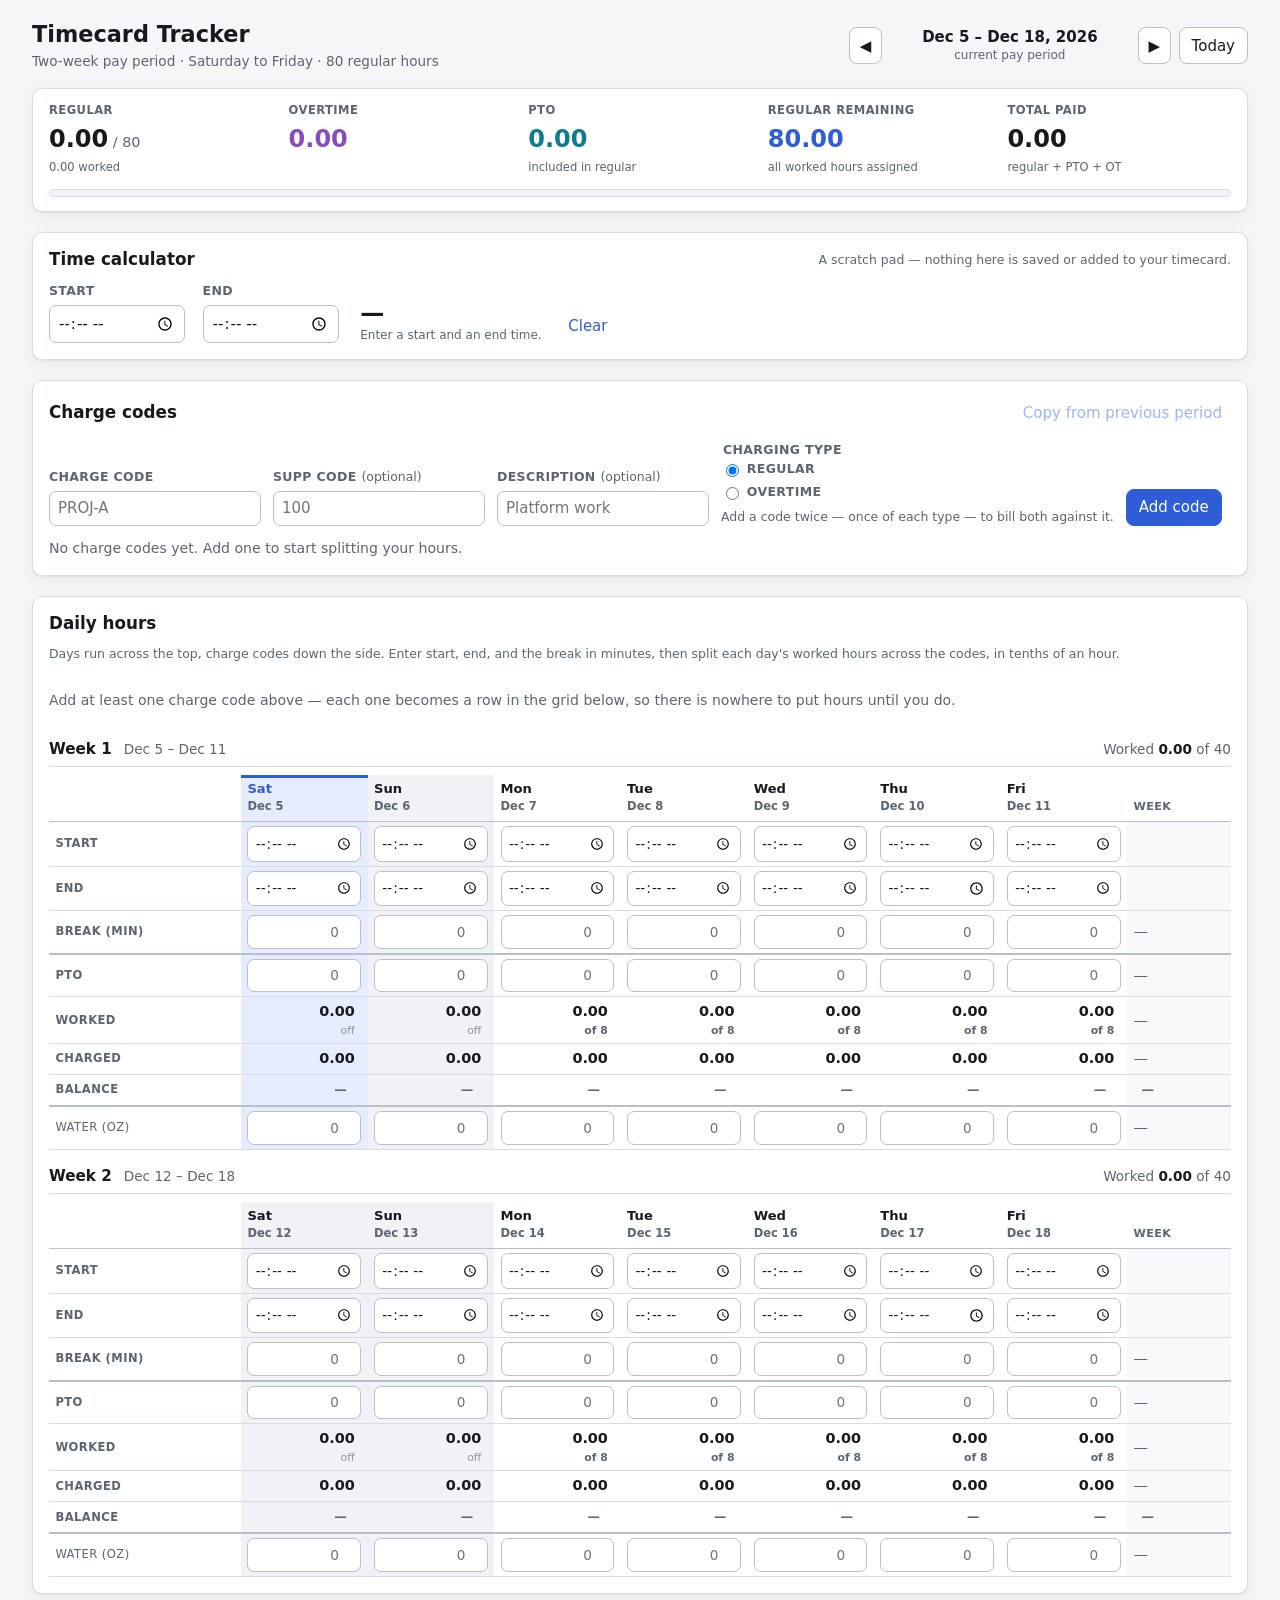
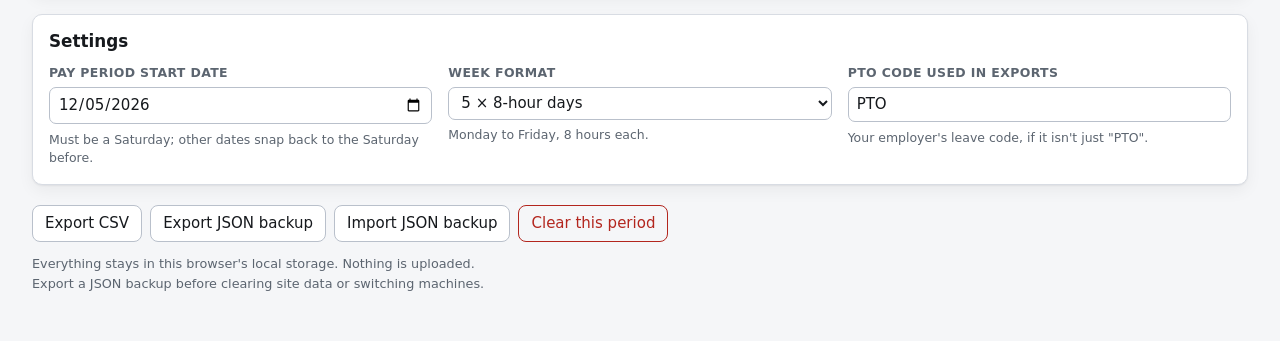
<file: index.html>
<!DOCTYPE html>
<html lang="en">
<head>
  <meta charset="utf-8">
  <meta name="viewport" content="width=device-width, initial-scale=1">
  <title>Timecard Tracker</title>
  <meta name="description" content="Track hours against charge codes across a two-week pay period.">
  <meta name="color-scheme" content="light dark">
  <link rel="stylesheet" href="./styles.css">
  <link rel="icon" href="data:image/svg+xml,<svg xmlns='http://www.w3.org/2000/svg' viewBox='0 0 16 16'><text y='13' font-size='13'>&#9200;</text></svg>">
</head>
<body>
  <a class="skip-link" href="#daygrid">Skip to day entry</a>

  <header class="app-header">
    <div class="app-header__title">
      <h1>Timecard Tracker</h1>
      <p class="app-header__sub">Two-week pay period &middot; Saturday to Friday &middot; 80 regular hours</p>
    </div>

    <nav class="period-nav" aria-label="Pay period">
      <button type="button" id="prev-period" class="btn btn--icon" aria-label="Previous pay period">&#9664;</button>
      <div class="period-nav__label">
        <strong id="period-range">&nbsp;</strong>
        <span id="period-relative" class="period-nav__relative"></span>
      </div>
      <button type="button" id="next-period" class="btn btn--icon" aria-label="Next pay period">&#9654;</button>
      <button type="button" id="today-period" class="btn">Today</button>
    </nav>
  </header>

  <p id="storage-warning" class="banner banner--warn" role="status" hidden></p>
  <p id="toast" class="banner banner--info" role="status" hidden></p>

  <section class="summary" aria-labelledby="summary-heading">
    <h2 id="summary-heading" class="visually-hidden">Pay period totals</h2>
    <div class="summary__stats" aria-live="polite">
      <div class="stat stat--regular">
        <span class="stat__label">Regular</span>
        <span class="stat__value"><span id="stat-regular">0.00</span><span class="stat__unit"> / 80</span></span>
        <span class="stat__note" id="stat-regular-note"></span>
      </div>
      <div class="stat stat--ot">
        <span class="stat__label">Overtime</span>
        <span class="stat__value" id="stat-ot">0.00</span>
        <span class="stat__note" id="stat-ot-note"></span>
      </div>
      <div class="stat stat--pto">
        <span class="stat__label">PTO</span>
        <span class="stat__value" id="stat-pto">0.00</span>
        <span class="stat__note">included in regular</span>
      </div>
      <div class="stat stat--remaining">
        <span class="stat__label">Regular remaining</span>
        <span class="stat__value" id="stat-remaining">80.00</span>
        <span class="stat__note" id="stat-unallocated"></span>
      </div>
      <div class="stat stat--total">
        <span class="stat__label">Total paid</span>
        <span class="stat__value" id="stat-total">0.00</span>
        <span class="stat__note">regular + PTO + OT</span>
      </div>
    </div>
    <div class="progress" role="img" aria-label="Regular hours progress toward 80">
      <div class="progress__bar" id="progress-regular"></div>
      <div class="progress__bar progress__bar--pto" id="progress-pto"></div>
      <div class="progress__bar progress__bar--ot" id="progress-ot"></div>
    </div>
  </section>

  <main>
    <section class="panel panel--calc" aria-labelledby="calc-heading">
      <div class="panel__head">
        <h2 id="calc-heading">Time calculator</h2>
        <p class="panel__hint">A scratch pad — nothing here is saved or added to your timecard.</p>
      </div>
      <div class="calc">
        <div class="field">
          <label for="calc-start">Start</label>
          <input type="time" id="calc-start" class="time-input">
        </div>
        <div class="field">
          <label for="calc-end">End</label>
          <input type="time" id="calc-end" class="time-input">
        </div>
        <p class="calc__result" aria-live="polite">
          <span class="calc__hours" id="calc-hours">—</span>
          <span class="calc__note" id="calc-note">Enter a start and an end time.</span>
        </p>
        <button type="button" id="calc-clear" class="btn btn--subtle">Clear</button>
      </div>
    </section>

    <section class="panel" aria-labelledby="codes-heading">
      <div class="panel__head">
        <h2 id="codes-heading">Charge codes</h2>
        <button type="button" id="copy-codes" class="btn btn--subtle">Copy from previous period</button>
      </div>

      <form id="code-form" class="code-form">
        <div class="field">
          <label for="code-input">Charge code</label>
          <input type="text" id="code-input" name="code" placeholder="PROJ-A" autocomplete="off" required>
        </div>
        <div class="field">
          <label for="code-supp">SUPP code <span class="field__optional">(optional)</span></label>
          <input type="text" id="code-supp" name="supp" placeholder="100" autocomplete="off">
        </div>
        <div class="field">
          <label for="code-label">Description <span class="field__optional">(optional)</span></label>
          <input type="text" id="code-label" name="label" placeholder="Platform work" autocomplete="off">
        </div>
        <fieldset class="field field--radios">
          <legend>Charging type</legend>
          <label class="radio"><input type="radio" name="type" value="regular" checked> Regular</label>
          <label class="radio"><input type="radio" name="type" value="overtime"> Overtime</label>
          <p class="field__hint">Add a code twice — once of each type — to bill both against it.</p>
        </fieldset>
        <button type="submit" class="btn btn--primary">Add code</button>
      </form>
      <p id="code-error" class="form-error" role="alert" hidden></p>

      <!-- Every code any pay period has used. Rows are built in ui.js from
           store.codeCatalog(); the tick box is what puts one in this period. -->
      <div class="table-scroll">
        <table id="code-table" class="code-table">
          <thead>
            <tr>
              <th scope="col">Code</th>
              <th scope="col">SUPP</th>
              <th scope="col">Description</th>
              <th scope="col">Type</th>
              <th scope="col" class="code-table__use">In this period</th>
              <th scope="col" class="code-table__hours">This period</th>
              <th scope="col">Last used</th>
              <th scope="col"><span class="visually-hidden">Remove</span></th>
            </tr>
          </thead>
          <tbody id="code-rows"></tbody>
        </table>
      </div>
      <p id="code-empty" class="empty-note">No charge codes yet. Add one to start splitting your hours.</p>
      <button type="button" id="code-archived-toggle" class="btn btn--subtle" hidden></button>
    </section>

    <section class="panel" id="daygrid" aria-labelledby="days-heading">
      <div class="panel__head">
        <h2 id="days-heading">Daily hours</h2>
        <p class="panel__hint">Days run across the top, charge codes down the side. Enter start, end, and the break in minutes, then split each day's worked hours across the codes, in tenths of an hour.</p>
      </div>
      <!-- Replaced by the grid on the first render. If it is still on screen,
           ui.js never ran — most often because the page was opened straight
           from disk, where browsers refuse to load ES modules. -->
      <div id="weeks">
        <p class="no-codes-note grid-fallback">
          The day grid has not loaded. It needs JavaScript, and the page has to be
          served over <code>http://</code> — opening <code>index.html</code> straight
          from the file system will not work. See "Running it locally" in the README.
        </p>
      </div>
    </section>

    <section class="panel" aria-labelledby="settings-heading">
      <h2 id="settings-heading">Settings</h2>
      <div class="settings-grid">
        <div class="field">
          <label for="anchor-input">Pay period start date</label>
          <input type="date" id="anchor-input">
          <p class="field__hint" id="anchor-hint">Must be a Saturday; other dates snap back to the Saturday before.</p>
        </div>
        <div class="field">
          <label for="week-format-input">Week format</label>
          <!-- Options come from WEEK_FORMATS in calc.js, filled in on mount. -->
          <select id="week-format-input"></select>
          <p class="field__hint" id="week-format-hint">How your 80 hours are meant to fall across the two weeks.</p>
        </div>
        <div class="field">
          <label for="pto-label-input">PTO code used in exports</label>
          <input type="text" id="pto-label-input" placeholder="PTO" autocomplete="off">
          <p class="field__hint">Your employer's leave code, if it isn't just "PTO".</p>
        </div>
      </div>
    </section>
  </main>

  <footer class="app-footer">
    <div class="app-footer__actions">
      <button type="button" id="export-csv" class="btn">Export CSV</button>
      <button type="button" id="export-json" class="btn">Export JSON backup</button>
      <button type="button" id="import-json" class="btn">Import JSON backup</button>
      <button type="button" id="clear-period" class="btn btn--danger">Clear this period</button>
      <input type="file" id="import-file" accept="application/json,.json" hidden>
    </div>
    <p class="app-footer__note">
      Everything stays in this browser's local storage. Nothing is uploaded.
      Export a JSON backup before clearing site data or switching machines.
    </p>
  </footer>

  <script type="module" src="./src/main.js"></script>
</body>
</html>
</file>
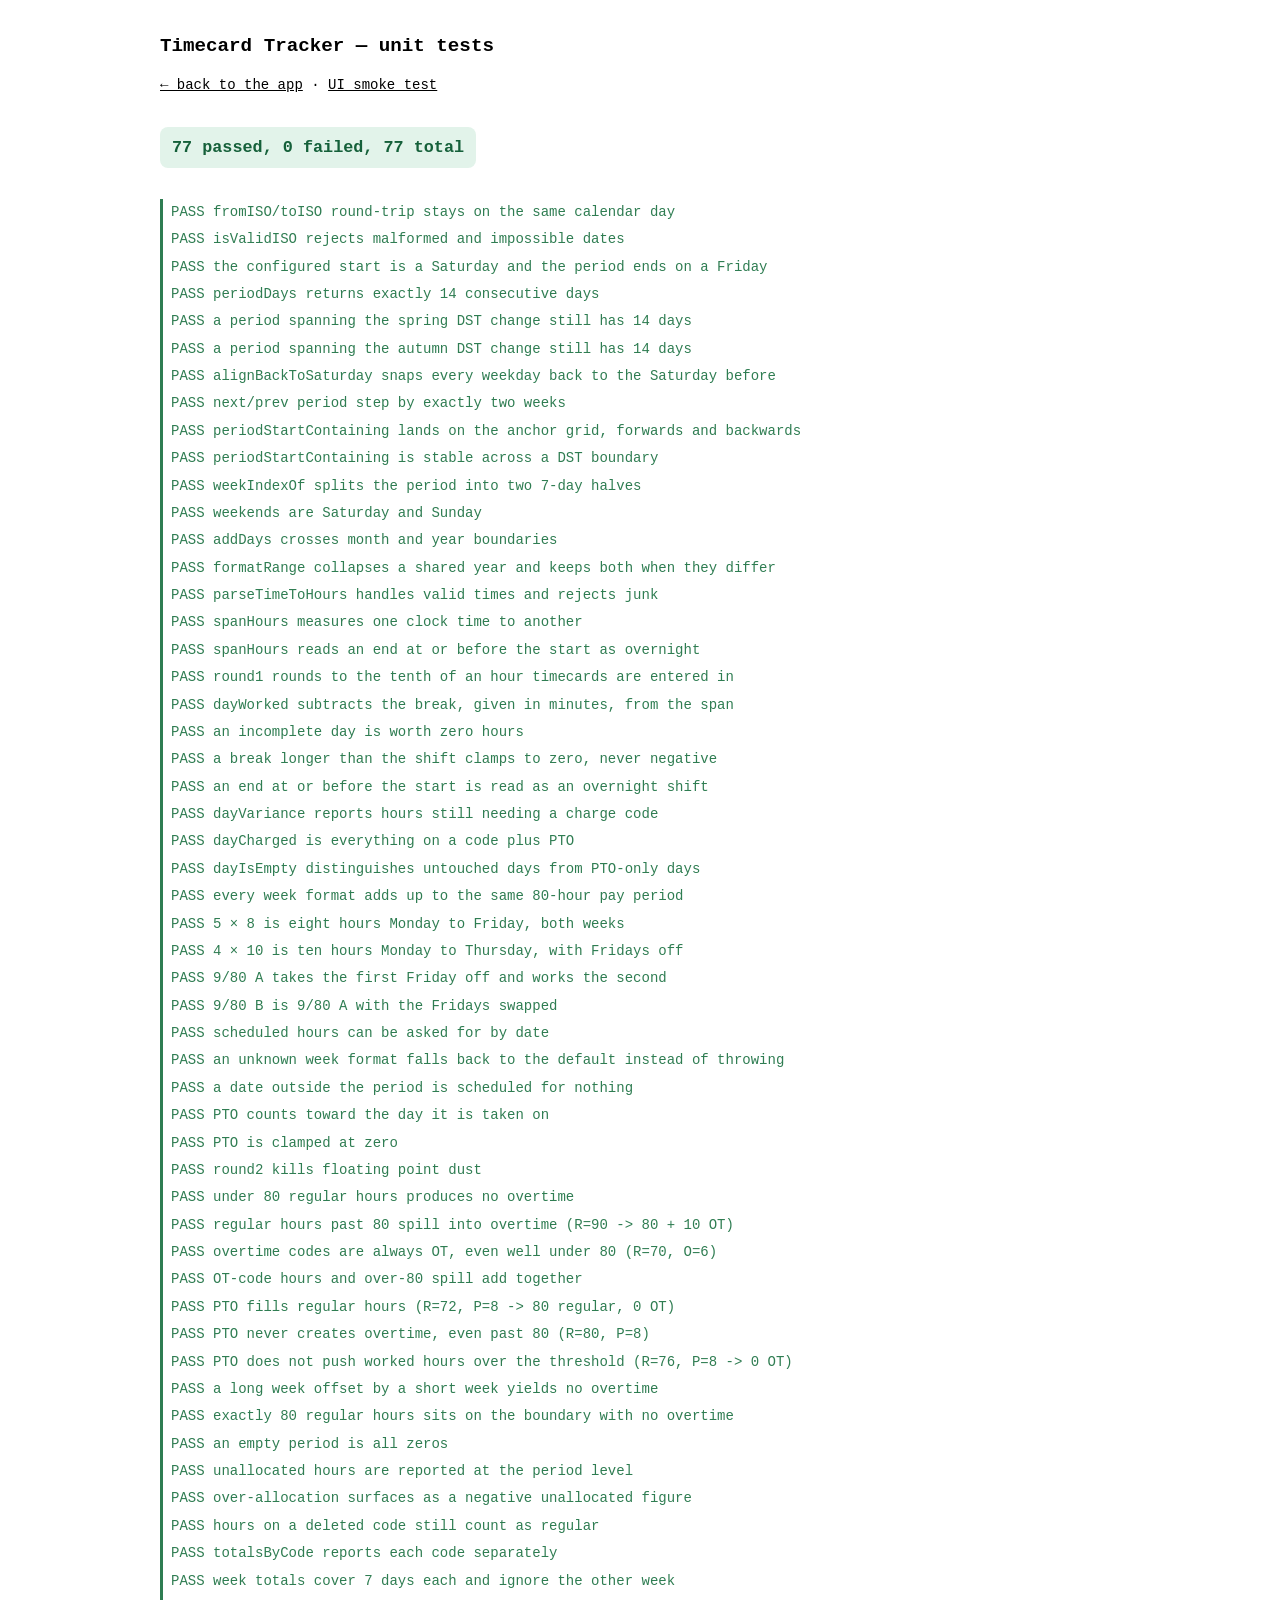
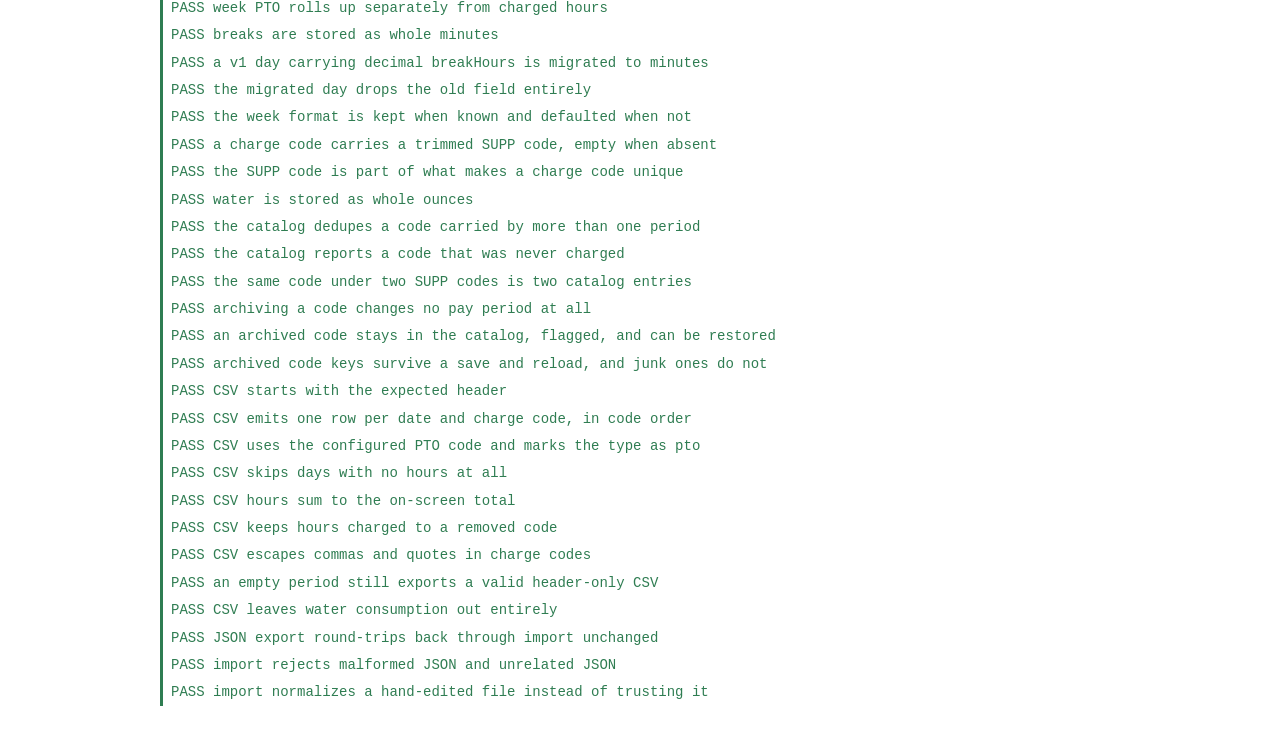
<file: tests/index.html>
<!DOCTYPE html>
<html lang="en">
<head>
  <meta charset="utf-8">
  <meta name="viewport" content="width=device-width, initial-scale=1">
  <title>Timecard Tracker tests</title>
  <meta name="color-scheme" content="light dark">
  <style>
    body {
      font: 14px/1.5 ui-monospace, SFMono-Regular, Menlo, Consolas, monospace;
      margin: 2rem auto;
      max-width: 60rem;
      padding: 0 1rem;
    }
    h1 { font-size: 1.2rem; }
    #summary { font-size: 1.05rem; font-weight: 700; padding: 0.5rem 0.75rem; border-radius: 8px; display: inline-block; }
    #summary.ok { background: #e2f3ea; color: #15603a; }
    #summary.fail { background: #fbe6e5; color: #a01b14; }
    ul { list-style: none; padding: 0; }
    li { padding: 0.2rem 0.5rem; border-left: 3px solid transparent; }
    li.ok { color: #2f7d52; border-left-color: #2f7d52; }
    li.fail { color: #c0392b; border-left-color: #c0392b; background: rgba(192, 57, 43, 0.07); }
    pre { margin: 0.25rem 0 0.5rem 1.5rem; white-space: pre-wrap; color: inherit; }
    a { color: inherit; }
    @media (prefers-color-scheme: dark) {
      body { background: #14161a; color: #e8eaee; }
      #summary.ok { background: #1c2f26; color: #6ed3a0; }
      #summary.fail { background: #3a1f1d; color: #f28b82; }
      li.ok { color: #6ed3a0; border-left-color: #6ed3a0; }
      li.fail { color: #f28b82; border-left-color: #f28b82; }
    }
  </style>
</head>
<body>
  <h1>Timecard Tracker — unit tests</h1>
  <p><a href="../index.html">&larr; back to the app</a> &middot; <a href="./ui-smoke.html">UI smoke test</a></p>
  <p id="summary">running…</p>
  <ul id="results"></ul>

  <script type="module">
    import { run } from './runner.js';
    // Importing a test module registers its cases with the runner.
    import './payperiod.test.js';
    import './calc.test.js';
    import './state.test.js';
    import './exporters.test.js';
    run();
  </script>
</body>
</html>
</file>
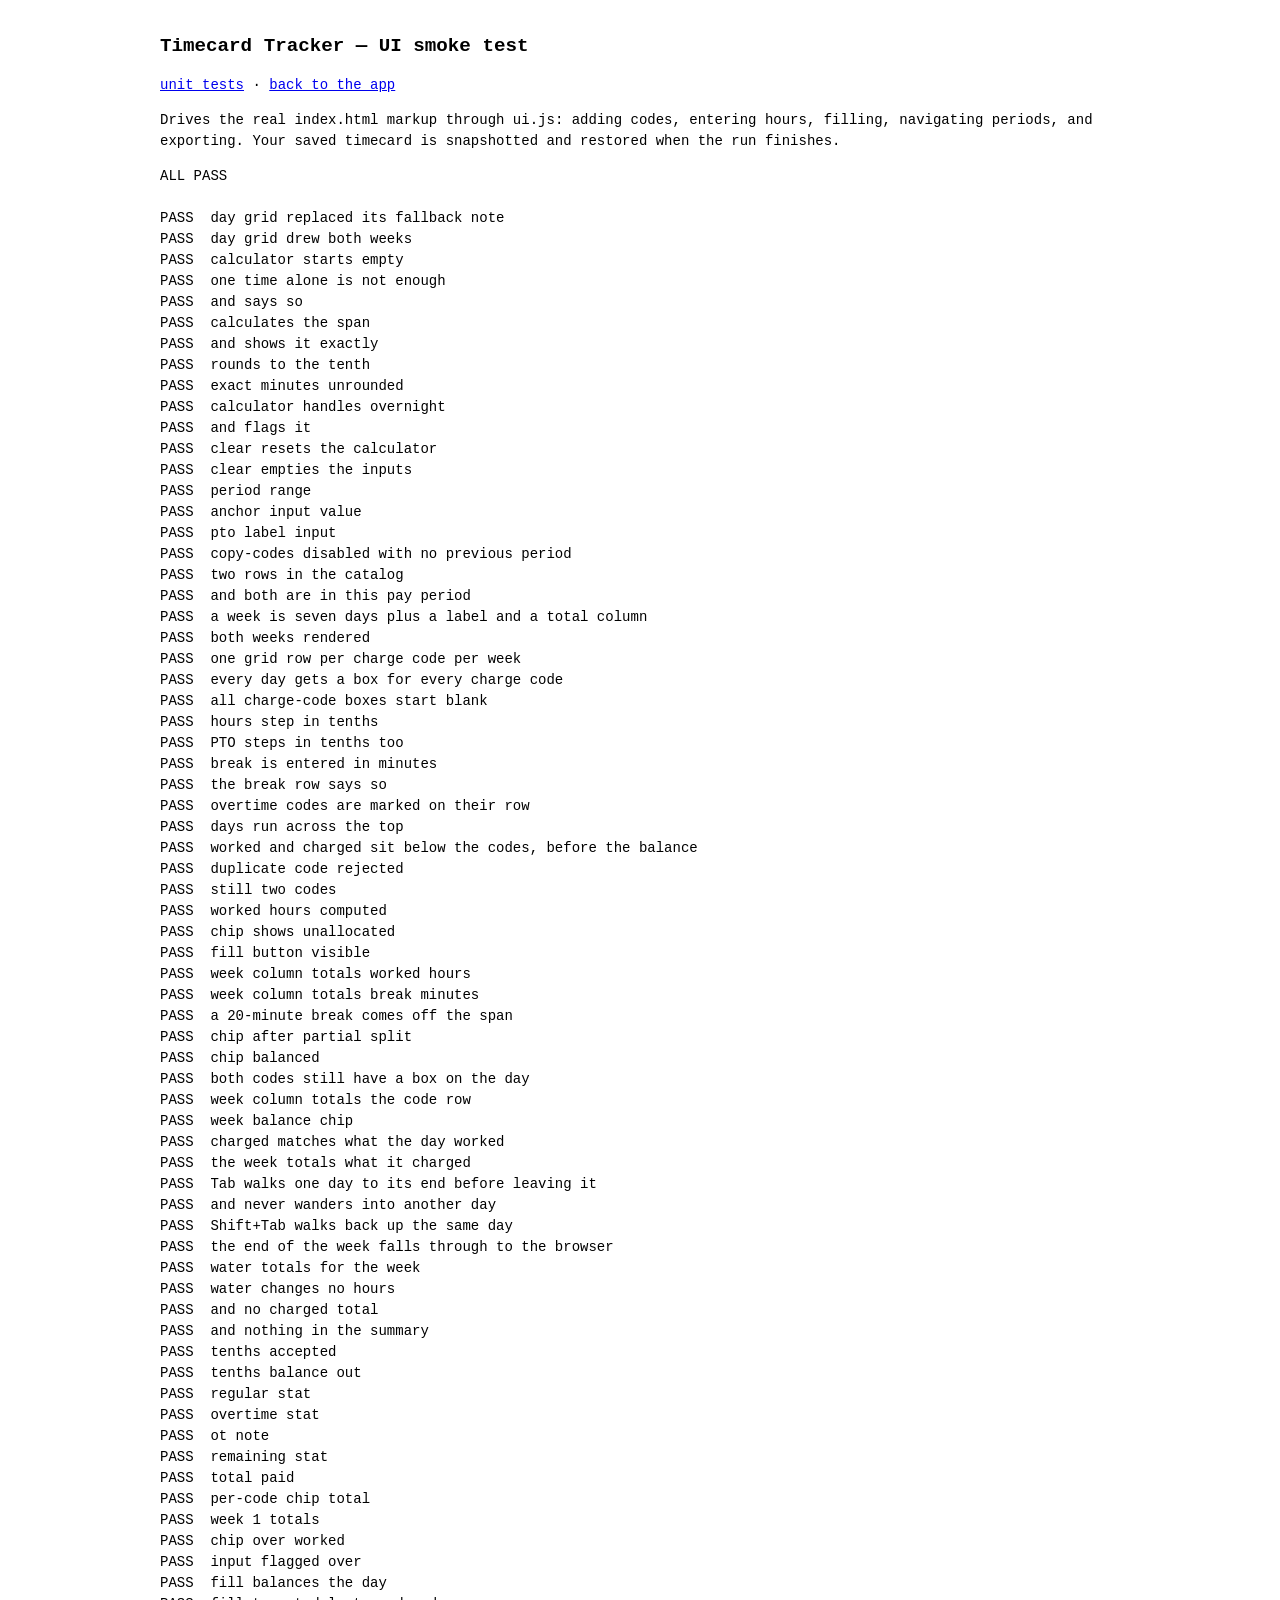
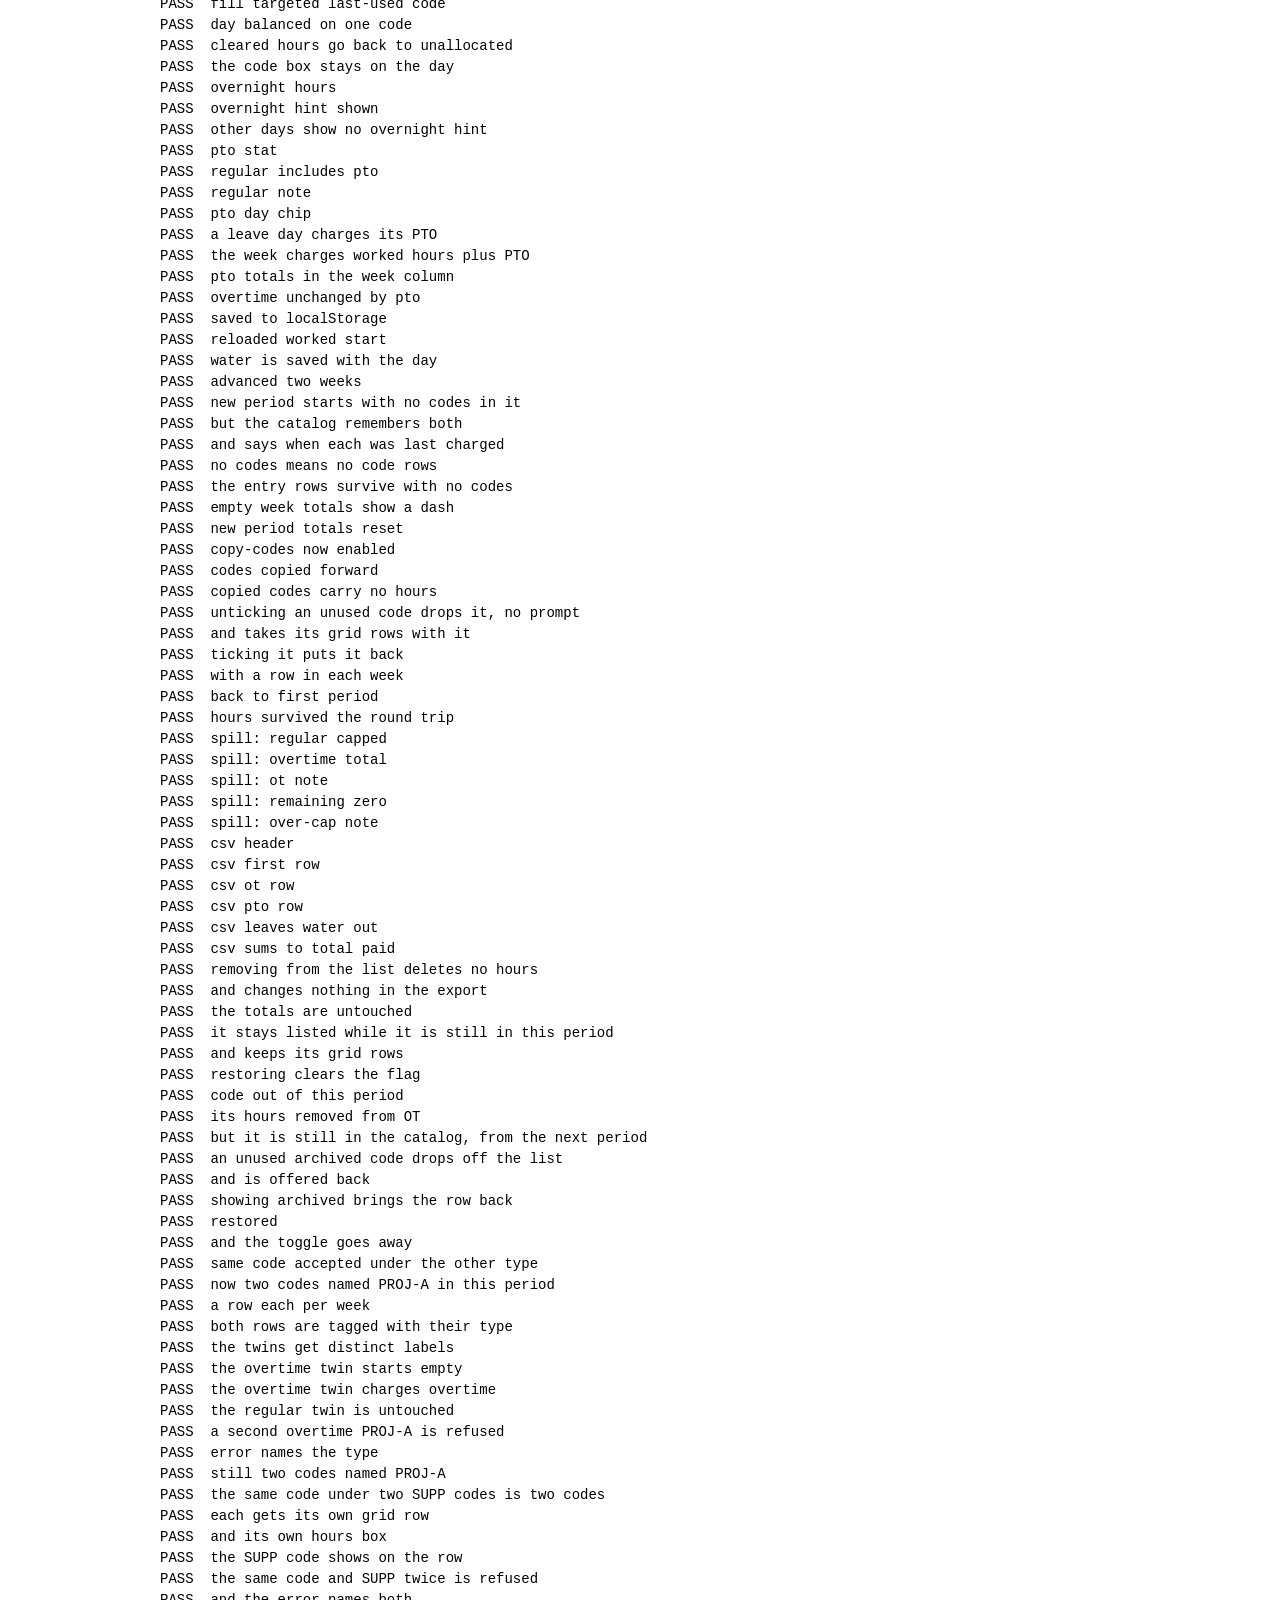
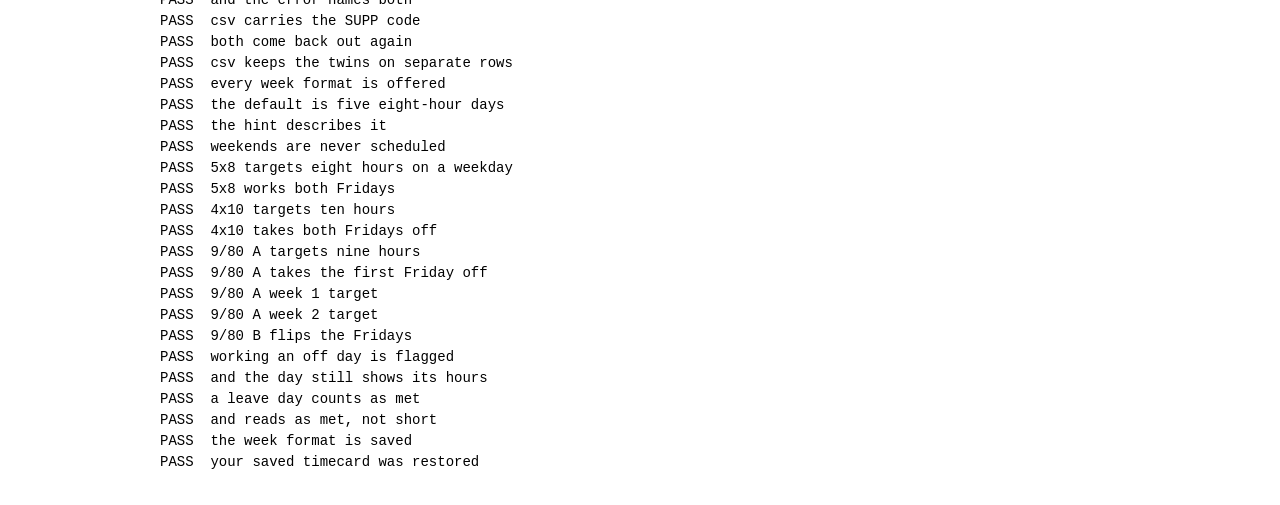
<file: tests/ui-smoke.html>
<!DOCTYPE html>
<html lang="en">
<head>
  <meta charset="utf-8">
  <meta name="viewport" content="width=device-width, initial-scale=1">
  <title>Timecard Tracker UI smoke test</title>
  <meta name="color-scheme" content="light dark">
  <style>
    body { font: 14px/1.5 ui-monospace, SFMono-Regular, Menlo, Consolas, monospace; margin: 2rem auto; max-width: 60rem; padding: 0 1rem; }
    h1 { font-size: 1.2rem; }
    #out { white-space: pre-wrap; }
    /* The app markup is loaded only to drive it; keep it out of the way. */
    #app-root { display: none; }
    @media (prefers-color-scheme: dark) { body { background: #14161a; color: #e8eaee; } a { color: #7fa0ff; } }
  </style>
</head>
<body>
<h1>Timecard Tracker — UI smoke test</h1>
<p><a href="./index.html">unit tests</a> · <a href="../index.html">back to the app</a></p>
<p>Drives the real <code>index.html</code> markup through <code>ui.js</code>: adding codes,
entering hours, filling, navigating periods, and exporting. Your saved timecard is
snapshotted and restored when the run finishes.</p>
<pre id="out">running…</pre>
<div id="app-root"></div>
<script type="module">
const STORAGE_KEY = 'timecard-tracker/v1';
// This test writes to the same localStorage key the app uses, so stash whatever
// is really saved and put it back before we finish.
const savedData = localStorage.getItem(STORAGE_KEY);
const restore = () => {
  if (savedData === null) localStorage.removeItem(STORAGE_KEY);
  else localStorage.setItem(STORAGE_KEY, savedData);
};
window.addEventListener('pagehide', restore);

const log = [];
let failures = 0;
const check = (name, actual, expected) => {
  const ok = String(actual) === String(expected);
  if (!ok) failures += 1;
  log.push(`${ok ? 'PASS' : 'FAIL'}  ${name}${ok ? '' : `\n        expected: ${expected}\n        actual:   ${actual}`}`);
};

try {
  // Load the real index.html markup into this document so ui.js finds its IDs.
  const html = await (await fetch('../index.html')).text();
  const doc = new DOMParser().parseFromString(html, 'text/html');
  const root = document.getElementById('app-root');
  for (const node of [...doc.body.children]) {
    if (node.tagName !== 'SCRIPT') root.append(document.importNode(node, true));
  }

  localStorage.removeItem(STORAGE_KEY);
  const store = await import('../src/state.js');
  const ui = await import('../src/ui.js');
  const { buildCSV } = await import('../src/exporters.js');

  const ctx = { state: store.loadState(), requestSave() { store.saveState(ctx.state); }, actions: {
    exportCSV() {}, exportJSON() {}, importJSON() { return { ok: true }; },
  } };
  ctx.state.anchorPeriodStart = '2026-08-01';
  ctx.state.activePeriodStart = '2026-08-01';
  ui.mount(ctx);

  const $ = (id) => document.getElementById(id);
  const q = (sel) => document.querySelector(sel);
  const fire = (el, type = 'input') => el.dispatchEvent(new Event(type, { bubbles: true }));
  const setVal = (el, value) => { el.value = value; fire(el); };
  const text = (id) => $(id).textContent.trim();

  // Days are columns now, so a day's cells are found by date, not by row.
  const chargeCode = (date, code) => {
    const input = q(`input[aria-label="${code} hours ${date}"]`);
    if (!input) throw new Error(`${code} has no hours box on ${date}`);
    return input;
  };
  const cell = (date, sel) => {
    const el = q(`td[data-date="${date}"]${sel}`);
    if (!el) throw new Error(`no ${sel} cell on ${date}`);
    return el;
  };
  const worked = (date) => cell(date, '.worked').querySelector('span').textContent;
  const charged = (date) => cell(date, '.charged').querySelector('span').textContent;
  const target = (date) => cell(date, '.worked').querySelector('.worked__target').textContent;
  const chip = (date) => cell(date, '.balance').querySelector('.chip').textContent;
  const fillBtn = (date) => cell(date, '.balance').querySelector('.fill-btn');
  const total = (weekIndex, key) => q(`[data-total="${weekIndex}:${key}"]`).textContent;

  // The charge code panel lists every code any period has used, so "in the
  // catalog" and "in this pay period" are now two different counts.
  const catalogRows = () => [...document.querySelectorAll('#code-rows tr')];
  const inThisPeriod = () => document.querySelectorAll('#code-rows .code-table__toggle:checked');
  const catalogRow = (code, type = 'Reg', supp = '—') => {
    const row = catalogRows().find(
      (tr) => tr.querySelector('.code-table__name').firstChild.textContent === code
        && tr.querySelector('.code-table__type').textContent === type
        && tr.querySelector('.code-table__supp').textContent === supp,
    );
    if (!row) throw new Error(`${code} (${type}, supp ${supp}) is not in the catalog`);
    return row;
  };
  const addCodeViaForm = ({ code, supp = '', label = '', type = 'regular' }) => {
    const codeForm = $('code-form');
    $('code-input').value = code;
    $('code-supp').value = supp;
    $('code-label').value = label;
    codeForm.querySelector(`input[value="${type}"]`).checked = true;
    codeForm.dispatchEvent(new Event('submit', { bubbles: true, cancelable: true }));
  };
  // Our own Tab handling runs off keydown, so a synthetic key moves focus too.
  const pressTab = (shift = false) => {
    document.activeElement.dispatchEvent(
      new KeyboardEvent('keydown', { key: 'Tab', shiftKey: shift, bubbles: true, cancelable: true }),
    );
    return document.activeElement;
  };
  const focusedDate = () => document.activeElement.closest('[data-date]').dataset.date;

  // --- the scratch time calculator ----------------------------------------
  // The static "not loaded" fallback must be gone once the grid has drawn.
  check('day grid replaced its fallback note', document.querySelectorAll('.grid-fallback').length, 0);
  check('day grid drew both weeks', document.querySelectorAll('#weeks .week').length, 2);

  check('calculator starts empty', text('calc-hours'), '—');
  setVal($('calc-start'), '07:30');
  check('one time alone is not enough', text('calc-hours'), '—');
  check('and says so', text('calc-note'), 'Needs both a start and an end time.');
  setVal($('calc-end'), '17:00');
  check('calculates the span', text('calc-hours'), '9.5 hrs');
  check('and shows it exactly', text('calc-note'), '9h 30m');
  setVal($('calc-start'), '08:00');
  setVal($('calc-end'), '16:20');
  check('rounds to the tenth', text('calc-hours'), '8.3 hrs'); // 8h20m is 8.333
  check('exact minutes unrounded', text('calc-note'), '8h 20m');
  setVal($('calc-start'), '22:00');
  setVal($('calc-end'), '06:00');
  check('calculator handles overnight', text('calc-hours'), '8.0 hrs');
  check('and flags it', text('calc-note'), '8h 00m · crosses midnight');
  $('calc-clear').click();
  check('clear resets the calculator', text('calc-hours'), '—');
  check('clear empties the inputs', $('calc-start').value + $('calc-end').value, '');

  check('period range', text('period-range'), 'Aug 1 – Aug 14, 2026');
  check('anchor input value', $('anchor-input').value, '2026-08-01');
  check('pto label input', $('pto-label-input').value, 'PTO');
  check('copy-codes disabled with no previous period', $('copy-codes').disabled, 'true');

  // --- add charge codes through the real form -----------------------------
  const form = $('code-form');
  addCodeViaForm({ code: 'PROJ-A', label: 'Platform' });
  addCodeViaForm({ code: 'PROJ-A-OT', type: 'overtime' });

  check('two rows in the catalog', catalogRows().length, 2);
  check('and both are in this pay period', inThisPeriod().length, 2);
  check('a week is seven days plus a label and a total column',
    document.querySelectorAll('.grid')[0].querySelectorAll('thead th').length, 9);
  check('both weeks rendered', document.querySelectorAll('.grid').length, 2);
  check('one grid row per charge code per week',
    document.querySelectorAll('.grid__row--code').length, 4);
  check('every day gets a box for every charge code',
    document.querySelectorAll('td.alloc').length, 28);
  check('all charge-code boxes start blank',
    [...document.querySelectorAll('.alloc__hours')].every((i) => i.value === ''), 'true');
  check('hours step in tenths', q('.alloc__hours').step, '0.1');
  check('PTO steps in tenths too', q('input[aria-label^="PTO hours"]').step, '0.1');
  check('break is entered in minutes', q('input[aria-label^="Break minutes"]').step, '5');
  check('the break row says so', [...document.querySelectorAll('.grid__label')]
    .some((th) => th.textContent === 'Break (min)'), 'true');
  check('overtime codes are marked on their row',
    document.querySelectorAll('.grid__code-type').length, 2);
  check('days run across the top', q('.grid thead .grid__day-dow').textContent, 'Sat');
  const rowNames = (weekIndex) =>
    [...document.querySelectorAll('.grid')[weekIndex].querySelectorAll('.grid__label')]
      .map((th) => (th.querySelector('.grid__code-name') || th).firstChild.textContent.trim());
  check('worked and charged sit below the codes, before the balance',
    rowNames(0).join(' > '),
    'Start > End > Break (min) > PROJ-A > PROJ-A-OT > PTO > Worked > Charged > Balance > Water (oz)');

  // duplicate rejected
  $('code-input').value = 'proj-a';
  form.dispatchEvent(new Event('submit', { bubbles: true, cancelable: true }));
  check('duplicate code rejected', $('code-error').hidden, 'false');
  check('still two codes', catalogRows().length, 2);

  // --- enter a day --------------------------------------------------------
  const D = '2026-08-03'; // Monday of week 1
  setVal(q(`input[aria-label="Start time ${D}"]`), '07:30');
  setVal(q(`input[aria-label="End time ${D}"]`), '17:00');
  setVal(q(`input[aria-label="Break minutes ${D}"]`), '30');

  check('worked hours computed', worked(D), '9.00');
  check('chip shows unallocated', chip(D), '9.00 unallocated');
  check('fill button visible', fillBtn(D).hidden, 'false');
  check('week column totals worked hours', total(0, 'worked'), '9.00');
  check('week column totals break minutes', total(0, 'break'), '30');

  // A break that is not a whole tenth of an hour is still exact.
  setVal(q(`input[aria-label="Break minutes ${D}"]`), '20');
  check('a 20-minute break comes off the span', worked(D), '9.17');
  setVal(q(`input[aria-label="Break minutes ${D}"]`), '30');

  // --- charging a day across codes ----------------------------------------
  setVal(chargeCode(D, 'PROJ-A'), '6');
  check('chip after partial split', chip(D), '3.00 unallocated');
  setVal(chargeCode(D, 'PROJ-A-OT'), '3');
  check('chip balanced', chip(D), '✓ balanced');
  check('both codes still have a box on the day',
    document.querySelectorAll(`td.alloc[data-date="${D}"]`).length, 2);
  check('week column totals the code row', total(0, `code:${ctx.state.periods['2026-08-01'].codes[0].id}`), '6.00');
  check('week balance chip', q('[data-total="0:balance"] .chip').textContent, '✓ balanced');
  check('charged matches what the day worked', charged(D), '9.00');
  check('the week totals what it charged', total(0, 'charged'), '9.00');

  // --- tabbing runs down a day, not across the week -----------------------
  // The harness keeps the app markup hidden; nothing in a display:none subtree
  // can take focus, so show it for the length of this check.
  root.style.display = 'block';
  q(`input[aria-label="Start time ${D}"]`).focus();
  const walked = [];
  for (let i = 0; i < 6; i += 1) walked.push(pressTab().getAttribute('aria-label'));
  check('Tab walks one day to its end before leaving it',
    walked.join(' > '),
    `End time ${D} > Break minutes ${D} > PROJ-A hours ${D} > PROJ-A-OT hours ${D} `
      + `> PTO hours ${D} > Water ounces ${D}`);
  check('and never wanders into another day', focusedDate(), D);
  check('Shift+Tab walks back up the same day', pressTab(true).getAttribute('aria-label'),
    `PTO hours ${D}`);

  // Tabbing on from the last box of the last day is left to the browser, so
  // focus can still leave the week the ordinary way.
  q(`input[aria-label="Water ounces 2026-08-07"]`).focus();
  check('the end of the week falls through to the browser',
    pressTab() === q(`input[aria-label="Water ounces 2026-08-07"]`), 'true');
  root.style.display = '';

  // --- water, which is not timecard data ----------------------------------
  setVal(q(`input[aria-label="Water ounces ${D}"]`), '64');
  setVal(q(`input[aria-label="Water ounces 2026-08-04"]`), '48');
  check('water totals for the week', total(0, 'water'), '112');
  check('water changes no hours', worked(D), '9.00');
  check('and no charged total', charged(D), '9.00');
  check('and nothing in the summary', text('stat-total'), '9.00');

  // tenth-of-an-hour entry
  setVal(chargeCode(D, 'PROJ-A'), '6.1');
  check('tenths accepted', chip(D), '0.10 over worked');
  setVal(chargeCode(D, 'PROJ-A-OT'), '2.9');
  check('tenths balance out', chip(D), '✓ balanced');
  setVal(chargeCode(D, 'PROJ-A'), '6');
  setVal(chargeCode(D, 'PROJ-A-OT'), '3');
  check('regular stat', text('stat-regular'), '6.00');
  check('overtime stat', text('stat-ot'), '3.00');
  check('ot note', text('stat-ot-note'), 'charged to overtime codes');
  check('remaining stat', text('stat-remaining'), '74.00');
  check('total paid', text('stat-total'), '9.00');
  check('per-code chip total', q('[data-code-total]').textContent, '6.00 hrs');
  check('week 1 totals', q('[data-week-totals="0"]').textContent, 'Worked 9.00 of 40');

  // over-allocation
  setVal(q(`input[aria-label="PROJ-A hours ${D}"]`), '8');
  check('chip over worked', chip(D), '2.00 over worked');
  check('input flagged over', q(`input[aria-label="PROJ-A hours ${D}"]`).classList.contains('is-over'), 'true');
  setVal(q(`input[aria-label="PROJ-A hours ${D}"]`), '6');

  // --- fill button --------------------------------------------------------
  const D2 = '2026-08-04';
  setVal(q(`input[aria-label="Start time ${D2}"]`), '09:00');
  setVal(q(`input[aria-label="End time ${D2}"]`), '17:00');
  fillBtn(D2).click();
  check('fill balances the day', chip(D2), '✓ balanced');
  check('fill targeted last-used code', q(`input[aria-label="PROJ-A hours ${D2}"]`).value, '8');

  // --- clearing a day's hours releases them -------------------------------
  const D5 = '2026-08-08';
  setVal(q(`input[aria-label="Start time ${D5}"]`), '10:00');
  setVal(q(`input[aria-label="End time ${D5}"]`), '14:00');
  setVal(chargeCode(D5, 'PROJ-A'), '4');
  check('day balanced on one code', chip(D5), '✓ balanced');
  setVal(chargeCode(D5, 'PROJ-A'), '');
  check('cleared hours go back to unallocated', chip(D5), '4.00 unallocated');
  check('the code box stays on the day',
    document.querySelectorAll(`td.alloc[data-date="${D5}"]`).length, 2);
  setVal(q(`input[aria-label="Start time ${D5}"]`), '');
  setVal(q(`input[aria-label="End time ${D5}"]`), '');

  // --- overnight ----------------------------------------------------------
  const D3 = '2026-08-05';
  setVal(q(`input[aria-label="Start time ${D3}"]`), '22:00');
  setVal(q(`input[aria-label="End time ${D3}"]`), '06:00');
  check('overnight hours', worked(D3), '8.00');
  check('overnight hint shown', cell(D3, '.worked').querySelector('.worked__overnight').hidden, 'false');
  check('other days show no overnight hint',
    cell(D2, '.worked').querySelector('.worked__overnight').hidden, 'true');
  setVal(chargeCode(D3, 'PROJ-A'), '8');

  // --- PTO ----------------------------------------------------------------
  const D4 = '2026-08-06';
  setVal(q(`input[aria-label="PTO hours ${D4}"]`), '8');
  check('pto stat', text('stat-pto'), '8.00');
  check('regular includes pto', text('stat-regular'), '30.00'); // 6+8+8 worked reg + 8 pto
  check('regular note', text('stat-regular-note'), '22.00 worked + 8.00 PTO');
  check('pto day chip', chip(D4), '8.00 PTO');
  check('a leave day charges its PTO', charged(D4), '8.00');
  check('the week charges worked hours plus PTO', total(0, 'charged'), '33.00'); // 9+8+8 + 8 PTO
  check('pto totals in the week column', total(0, 'pto'), '8.00');
  check('overtime unchanged by pto', text('stat-ot'), '3.00');

  // --- persistence + period navigation ------------------------------------
  store.flushSave(ctx.state);
  const reloaded = store.loadState();
  check('saved to localStorage', reloaded.periods['2026-08-01'].days[D].alloc ? 'yes' : 'no', 'yes');
  check('reloaded worked start', reloaded.periods['2026-08-01'].days[D].start, '07:30');
  check('water is saved with the day', reloaded.periods['2026-08-01'].days[D].waterOz, 64);

  $('next-period').click();
  check('advanced two weeks', text('period-range'), 'Aug 15 – Aug 28, 2026');
  check('new period starts with no codes in it', inThisPeriod().length, 0);
  check('but the catalog remembers both', catalogRows().length, 2);
  check('and says when each was last charged',
    catalogRow('PROJ-A').querySelector('.code-table__last').textContent, 'Aug 1 – Aug 14, 2026');
  check('no codes means no code rows', document.querySelectorAll('.grid__row--code').length, 0);
  check('the entry rows survive with no codes', document.querySelectorAll('.grid').length, 2);
  check('empty week totals show a dash', total(0, 'worked'), '—');
  check('new period totals reset', text('stat-regular'), '0.00');
  check('copy-codes now enabled', $('copy-codes').disabled, 'false');

  $('copy-codes').click();
  check('codes copied forward', inThisPeriod().length, 2);
  check('copied codes carry no hours', q('[data-code-total]').textContent, '0.00 hrs');

  // Unticking and re-ticking a catalog row is how a code joins or leaves a period.
  catalogRow('PROJ-A').querySelector('.code-table__toggle').click();
  check('unticking an unused code drops it, no prompt', inThisPeriod().length, 1);
  check('and takes its grid rows with it',
    document.querySelectorAll('.grid__row--code').length, 2);
  catalogRow('PROJ-A').querySelector('.code-table__toggle').click();
  check('ticking it puts it back', inThisPeriod().length, 2);
  check('with a row in each week', document.querySelectorAll('.grid__row--code').length, 4);

  $('prev-period').click();
  check('back to first period', text('period-range'), 'Aug 1 – Aug 14, 2026');
  check('hours survived the round trip', q(`input[aria-label="PROJ-A hours ${D}"]`).value, '6');

  // --- over-80 spill ------------------------------------------------------
  for (const date of ['2026-08-07','2026-08-10','2026-08-11','2026-08-12','2026-08-13','2026-08-14']) {
    setVal(q(`input[aria-label="Start time ${date}"]`), '08:00');
    setVal(q(`input[aria-label="End time ${date}"]`), '20:00');
    setVal(chargeCode(date, 'PROJ-A'), '12');
  }
  // regular worked: 6 + 8 + 8 + 72 = 94  -> 80 regular + 14 spill, plus 3 on the OT code
  check('spill: regular capped', text('stat-regular'), '88.00'); // 80 worked + 8 PTO
  check('spill: overtime total', text('stat-ot'), '17.00'); // 3 OT-code + 14 spill
  check('spill: ot note', text('stat-ot-note'), '3.00 on OT codes + 14.00 over 80');
  check('spill: remaining zero', text('stat-remaining'), '0.00');
  check('spill: over-cap note', text('stat-regular-note'), '80.00 worked + 8.00 PTO — over 80');

  // --- CSV ----------------------------------------------------------------
  const csv = buildCSV(ctx.state, '2026-08-01').split('\r\n');
  check('csv header', csv[0], 'date,weekday,charge_code,supp_code,type,hours');
  check('csv first row', csv[1], '2026-08-03,Mon,PROJ-A,,regular,6.00');
  check('csv ot row', csv[2], '2026-08-03,Mon,PROJ-A-OT,,overtime,3.00');
  check('csv pto row', csv.find((r) => r.includes('PTO')), '2026-08-06,Thu,PTO,,pto,8.00');
  check('csv leaves water out', csv.some((r) => r.includes('64')), 'false');
  const csvSum = csv.slice(1).reduce((s, r) => s + Number(r.split(',')[5]), 0);
  check('csv sums to total paid', csvSum.toFixed(2), '105.00'); // 88 regular + 17 OT

  // --- taking a code out of the list changes no pay period ----------------
  const originalConfirm = window.confirm;
  const periodsBefore = JSON.stringify(ctx.state.periods);
  const csvBefore = buildCSV(ctx.state, '2026-08-01');

  window.confirm = () => true;
  catalogRow('PROJ-A').querySelector('.code-table__remove').click();
  window.confirm = originalConfirm;

  check('removing from the list deletes no hours', JSON.stringify(ctx.state.periods), periodsBefore);
  check('and changes nothing in the export', buildCSV(ctx.state, '2026-08-01'), csvBefore);
  check('the totals are untouched', text('stat-regular'), '88.00');
  check('it stays listed while it is still in this period',
    catalogRow('PROJ-A').classList.contains('code-table__row--archived'), 'true');
  check('and keeps its grid rows', document.querySelectorAll('.grid__row--code').length, 4);
  catalogRow('PROJ-A').querySelector('.code-table__restore').click();
  check('restoring clears the flag',
    catalogRow('PROJ-A').classList.contains('code-table__row--archived'), 'false');

  // --- unticking a code does clear its hours ------------------------------
  window.confirm = () => true;
  catalogRow('PROJ-A-OT', 'OT').querySelector('.code-table__toggle').click();
  window.confirm = originalConfirm;
  check('code out of this period', inThisPeriod().length, 1);
  check('its hours removed from OT', text('stat-ot'), '14.00');
  check('but it is still in the catalog, from the next period', catalogRows().length, 2);

  // Now that it is in no visible period, removing it hides the row outright.
  window.confirm = () => true;
  catalogRow('PROJ-A-OT', 'OT').querySelector('.code-table__remove').click();
  window.confirm = originalConfirm;
  check('an unused archived code drops off the list', catalogRows().length, 1);
  check('and is offered back', text('code-archived-toggle'), 'Show archived (1)');

  $('code-archived-toggle').click();
  check('showing archived brings the row back', catalogRows().length, 2);
  catalogRow('PROJ-A-OT', 'OT').querySelector('.code-table__restore').click();
  check('restored', catalogRows().length, 2);
  check('and the toggle goes away', $('code-archived-toggle').textContent, 'Hide archived');
  $('code-archived-toggle').click();

  // --- the same code under both charging types ----------------------------
  addCodeViaForm({ code: 'PROJ-A', label: 'Platform, overtime', type: 'overtime' });
  check('same code accepted under the other type', $('code-error').hidden, 'true');
  check('now two codes named PROJ-A in this period', inThisPeriod().length, 2);
  check('a row each per week', document.querySelectorAll('.grid__row--code').length, 4);
  check('both rows are tagged with their type',
    document.querySelectorAll('.grid__code-type').length, 4);
  check('the twins get distinct labels',
    q(`input[aria-label="PROJ-A (regular) hours ${D}"]`).value, '6');
  check('the overtime twin starts empty',
    q(`input[aria-label="PROJ-A (overtime) hours ${D}"]`).value, '');

  setVal(q(`input[aria-label="PROJ-A (overtime) hours ${D}"]`), '2');
  check('the overtime twin charges overtime', text('stat-ot'), '16.00');
  check('the regular twin is untouched',
    q(`input[aria-label="PROJ-A (regular) hours ${D}"]`).value, '6');

  // a third PROJ-A of a type already present is still refused
  addCodeViaForm({ code: 'proj-a', type: 'overtime' });
  check('a second overtime PROJ-A is refused', $('code-error').hidden, 'false');
  check('error names the type', $('code-error').textContent,
    'proj-a is already in this pay period as an overtime code.');
  check('still two codes named PROJ-A', inThisPeriod().length, 2);

  // --- the SUPP code is part of a charge code's identity ------------------
  addCodeViaForm({ code: 'SUPP-X', supp: '100', label: 'First' });
  addCodeViaForm({ code: 'SUPP-X', supp: '200', label: 'Second' });
  check('the same code under two SUPP codes is two codes', inThisPeriod().length, 4);
  check('each gets its own grid row', document.querySelectorAll('.grid__row--code').length, 8);
  check('and its own hours box',
    q(`input[aria-label="SUPP-X / 100 hours ${D}"]`) !== q(`input[aria-label="SUPP-X / 200 hours ${D}"]`),
    'true');
  check('the SUPP code shows on the row', q('.grid__code-supp').textContent, 'SUPP 100');

  addCodeViaForm({ code: 'SUPP-X', supp: '100' });
  check('the same code and SUPP twice is refused', $('code-error').hidden, 'false');
  check('and the error names both', $('code-error').textContent,
    'SUPP-X / 100 is already in this pay period as a regular code.');

  setVal(q(`input[aria-label="SUPP-X / 100 hours ${D}"]`), '1');
  const suppCsv = buildCSV(ctx.state, '2026-08-01').split('\r\n');
  check('csv carries the SUPP code',
    suppCsv.find((r) => r.includes('SUPP-X')), `${D},Mon,SUPP-X,100,regular,1.00`);
  setVal(q(`input[aria-label="SUPP-X / 100 hours ${D}"]`), '');

  window.confirm = () => true;
  catalogRow('SUPP-X', 'Reg', '100').querySelector('.code-table__toggle').click();
  catalogRow('SUPP-X', 'Reg', '200').querySelector('.code-table__toggle').click();
  window.confirm = originalConfirm;
  check('both come back out again', inThisPeriod().length, 2);

  const twinCsv = buildCSV(ctx.state, '2026-08-01').split('\r\n');
  check('csv keeps the twins on separate rows',
    twinCsv.filter((r) => r.startsWith(`${D},Mon,PROJ-A,,`)).join(' | '),
    `${D},Mon,PROJ-A,,regular,6.00 | ${D},Mon,PROJ-A,,overtime,2.00`);

  // --- week formats -------------------------------------------------------
  const setSel = (el, value) => { el.value = value; fire(el, 'change'); };
  const fmtSel = $('week-format-input');
  check('every week format is offered', fmtSel.options.length, 4);
  check('the default is five eight-hour days', fmtSel.value, '5x8');
  check('the hint describes it', text('week-format-hint'), 'Monday to Friday, 8 hours each.');

  // Read the targets on an empty period, where no entered hours colour them.
  $('next-period').click();
  const SAT = '2026-08-15';
  const MON = '2026-08-17';
  const FRI_A = '2026-08-21'; // Friday of week 1
  const FRI_B = '2026-08-28'; // Friday of week 2

  check('weekends are never scheduled', target(SAT), 'off');
  check('5x8 targets eight hours on a weekday', target(MON), 'of 8');
  check('5x8 works both Fridays', `${target(FRI_A)} / ${target(FRI_B)}`, 'of 8 / of 8');

  setSel(fmtSel, '4x10');
  check('4x10 targets ten hours', target(MON), 'of 10');
  check('4x10 takes both Fridays off', `${target(FRI_A)} / ${target(FRI_B)}`, 'off / off');

  setSel(fmtSel, '9/80a');
  check('9/80 A targets nine hours', target(MON), 'of 9');
  check('9/80 A takes the first Friday off', `${target(FRI_A)} / ${target(FRI_B)}`, 'off / of 8');
  check('9/80 A week 1 target', q('[data-week-totals="0"]').textContent, 'Worked 0.00 of 36');
  check('9/80 A week 2 target', q('[data-week-totals="1"]').textContent, 'Worked 0.00 of 44');

  setSel(fmtSel, '9/80b');
  check('9/80 B flips the Fridays', `${target(FRI_A)} / ${target(FRI_B)}`, 'of 8 / off');

  // Hours on a day the schedule has off are called out, not counted as met.
  setVal(q(`input[aria-label="Start time ${FRI_B}"]`), '09:00');
  setVal(q(`input[aria-label="End time ${FRI_B}"]`), '13:00');
  check('working an off day is flagged', target(FRI_B), 'not scheduled');
  check('and the day still shows its hours', worked(FRI_B), '4.00');

  // PTO meets a day's target the same as working it does.
  setVal(q(`input[aria-label="PTO hours ${MON}"]`), '9');
  check('a leave day counts as met', target(MON), 'of 9');
  check('and reads as met, not short',
    cell(MON, '.worked').querySelector('.worked__target').className,
    'worked__target worked__target--met');

  store.flushSave(ctx.state);
  check('the week format is saved', store.loadState().weekFormat, '9/80b');
} catch (err) {
  failures += 1;
  log.push(`FAIL  threw: ${err && err.stack ? err.stack : err}`);
} finally {
  restore();
}

check('your saved timecard was restored', localStorage.getItem(STORAGE_KEY), savedData);

globalThis.__smokeResults = { failures, log };
document.getElementById('out').textContent =
  `${failures === 0 ? 'ALL PASS' : failures + ' FAILURES'}\n\n` + log.join('\n');
document.title = failures === 0 ? 'SMOKE PASS' : `SMOKE FAIL (${failures})`;
</script>
</body>
</html>
</file>
<file: styles.css>
:root {
  --bg: #f5f6f8;
  --surface: #ffffff;
  --surface-alt: #f0f2f5;
  --border: #d8dce3;
  --border-strong: #b9c0cb;
  --text: #16191d;
  --text-muted: #5c6570;
  --accent: #2f5dd8;
  --accent-soft: #e6ecfc;
  --ok: #1c7a4a;
  --ok-soft: #e2f3ea;
  --warn: #9a5b00;
  --warn-soft: #fdf0dc;
  --danger: #b3261e;
  --danger-soft: #fbe6e5;
  --ot: #8a4bbd;
  --pto: #0d7c8f;
  --radius: 10px;
  --shadow: 0 1px 2px rgba(16, 20, 28, 0.06), 0 6px 16px rgba(16, 20, 28, 0.05);
}

@media (prefers-color-scheme: dark) {
  :root {
    --bg: #14161a;
    --surface: #1c1f25;
    --surface-alt: #23272e;
    --border: #333943;
    --border-strong: #4a515d;
    --text: #e8eaee;
    --text-muted: #9aa3b0;
    --accent: #7fa0ff;
    --accent-soft: #232c45;
    --ok: #6ed3a0;
    --ok-soft: #1c2f26;
    --warn: #ecb463;
    --warn-soft: #33290f;
    --danger: #f28b82;
    --danger-soft: #3a1f1d;
    --ot: #c39aec;
    --pto: #5cc7d8;
    --shadow: 0 1px 2px rgba(0, 0, 0, 0.4), 0 6px 16px rgba(0, 0, 0, 0.3);
  }
}

* { box-sizing: border-box; }

body {
  margin: 0;
  padding: 1.25rem clamp(0.75rem, 3vw, 2rem) 3rem;
  background: var(--bg);
  color: var(--text);
  font: 15px/1.5 system-ui, -apple-system, "Segoe UI", Roboto, sans-serif;
  /* Wide enough for the 7-day matrix plus its label and total columns without
     the tables having to scroll on a desktop screen. */
  max-width: 1680px;
  margin-inline: auto;
}

h1, h2, h3 { margin: 0; line-height: 1.25; }
h1 { font-size: 1.4rem; }
h2 { font-size: 1.05rem; }

.visually-hidden {
  position: absolute;
  width: 1px; height: 1px;
  margin: -1px; padding: 0;
  overflow: hidden;
  clip: rect(0 0 0 0);
  white-space: nowrap;
}

.skip-link {
  position: absolute;
  left: -9999px;
  background: var(--accent);
  color: #fff;
  padding: 0.5rem 0.75rem;
  border-radius: var(--radius);
  z-index: 20;
}
.skip-link:focus { left: 1rem; top: 1rem; }

/* --- header --------------------------------------------------------- */

.app-header {
  display: flex;
  flex-wrap: wrap;
  gap: 1rem;
  align-items: center;
  justify-content: space-between;
  margin-bottom: 1rem;
}

.app-header__sub {
  margin: 0.2rem 0 0;
  color: var(--text-muted);
  font-size: 0.85rem;
}

.period-nav {
  display: flex;
  align-items: center;
  gap: 0.5rem;
}

.period-nav__label {
  min-width: 15rem;
  text-align: center;
  display: flex;
  flex-direction: column;
  line-height: 1.3;
}

.period-nav__relative {
  font-size: 0.75rem;
  color: var(--text-muted);
  min-height: 1em;
}

/* --- buttons and inputs --------------------------------------------- */

.btn {
  font: inherit;
  padding: 0.4rem 0.75rem;
  border-radius: 8px;
  border: 1px solid var(--border-strong);
  background: var(--surface);
  color: var(--text);
  cursor: pointer;
}
.btn:hover { background: var(--surface-alt); }
.btn:active { transform: translateY(1px); }
.btn--primary { background: var(--accent); border-color: var(--accent); color: #fff; }
.btn--primary:hover { filter: brightness(1.08); background: var(--accent); }
.btn--danger { color: var(--danger); border-color: var(--danger); background: transparent; }
.btn--danger:hover { background: var(--danger-soft); }
.btn--icon { padding: 0.4rem 0.6rem; }
.btn--subtle {
  border-color: transparent;
  background: transparent;
  color: var(--accent);
  padding: 0.25rem 0.5rem;
}
.btn--subtle:hover { background: var(--accent-soft); }
.btn:disabled { opacity: 0.45; cursor: not-allowed; }

input[type="text"],
input[type="time"],
input[type="date"],
input[type="number"],
select {
  font: inherit;
  padding: 0.35rem 0.5rem;
  border: 1px solid var(--border-strong);
  border-radius: 7px;
  background: var(--surface);
  color: var(--text);
  min-width: 0;
}

input:focus-visible,
select:focus-visible,
button:focus-visible,
.btn:focus-visible,
a:focus-visible {
  outline: 2px solid var(--accent);
  outline-offset: 2px;
}

.field { display: flex; flex-direction: column; gap: 0.25rem; }
.field label, .field legend, fieldset legend {
  font-size: 0.78rem;
  font-weight: 600;
  color: var(--text-muted);
  text-transform: uppercase;
  letter-spacing: 0.03em;
}
.field__optional { font-weight: 400; text-transform: none; letter-spacing: 0; }
.field__hint, .panel__hint {
  margin: 0.15rem 0 0;
  font-size: 0.78rem;
  color: var(--text-muted);
}
.field--radios {
  border: 0;
  margin: 0;
  padding: 0;
}
.radio {
  display: inline-flex;
  align-items: center;
  gap: 0.3rem;
  margin-right: 0.75rem;
  font-size: 0.9rem;
  text-transform: none;
  letter-spacing: 0;
  font-weight: 400;
  color: var(--text);
}

.form-error { color: var(--danger); font-size: 0.85rem; margin: 0.5rem 0 0; }

/* --- banners -------------------------------------------------------- */

.banner {
  margin: 0 0 1rem;
  padding: 0.6rem 0.85rem;
  border-radius: var(--radius);
  font-size: 0.9rem;
  border: 1px solid transparent;
}
.banner--warn { background: var(--warn-soft); border-color: var(--warn); color: var(--warn); }
.banner--info { background: var(--accent-soft); border-color: var(--accent); color: var(--accent); }

/* --- summary -------------------------------------------------------- */

.summary {
  position: sticky;
  top: 0;
  z-index: 10;
  background: var(--surface);
  border: 1px solid var(--border);
  border-radius: var(--radius);
  box-shadow: var(--shadow);
  padding: 0.85rem 1rem;
  margin-bottom: 1.25rem;
}

.summary__stats {
  display: grid;
  grid-template-columns: repeat(auto-fit, minmax(9.5rem, 1fr));
  gap: 0.75rem 1rem;
}

.stat { display: flex; flex-direction: column; gap: 0.1rem; }
.stat__label {
  font-size: 0.72rem;
  text-transform: uppercase;
  letter-spacing: 0.04em;
  color: var(--text-muted);
  font-weight: 600;
}
.stat__value { font-size: 1.5rem; font-weight: 650; font-variant-numeric: tabular-nums; }
.stat__unit { font-size: 0.9rem; font-weight: 400; color: var(--text-muted); }
.stat__note { font-size: 0.72rem; color: var(--text-muted); min-height: 1em; }
.stat--ot .stat__value { color: var(--ot); }
.stat--pto .stat__value { color: var(--pto); }
.stat--remaining .stat__value { color: var(--accent); }
.stat__note--alert { color: var(--warn); font-weight: 600; }

.progress {
  display: flex;
  height: 8px;
  margin-top: 0.85rem;
  border-radius: 99px;
  overflow: hidden;
  background: var(--surface-alt);
  border: 1px solid var(--border);
}
.progress__bar { background: var(--accent); transition: width 120ms linear; }
.progress__bar--pto { background: var(--pto); }
.progress__bar--ot { background: var(--ot); }

/* --- panels --------------------------------------------------------- */

.panel {
  background: var(--surface);
  border: 1px solid var(--border);
  border-radius: var(--radius);
  padding: 1rem;
  margin-bottom: 1.25rem;
  box-shadow: var(--shadow);
}

.panel__head {
  display: flex;
  flex-wrap: wrap;
  align-items: center;
  justify-content: space-between;
  gap: 0.5rem;
  margin-bottom: 0.75rem;
}

/* --- time calculator ------------------------------------------------- */

.calc {
  display: flex;
  flex-wrap: wrap;
  align-items: flex-end;
  gap: 0.75rem 1.1rem;
}
.calc .time-input { width: 8.5rem; }
.calc__result {
  display: flex;
  flex-direction: column;
  margin: 0 0 0 0.25rem;
  line-height: 1.2;
}
.calc__hours {
  font-size: 1.5rem;
  font-weight: 650;
  font-variant-numeric: tabular-nums;
}
.calc__note { font-size: 0.75rem; color: var(--text-muted); min-height: 1em; }

.code-form {
  display: flex;
  flex-wrap: wrap;
  align-items: flex-end;
  gap: 0.75rem;
}
.code-form .field { min-width: 11rem; }

/* The charge code catalog: every code any pay period has used. */
.code-table {
  width: 100%;
  min-width: 40rem;
  margin-top: 0.9rem;
  border-collapse: collapse;
  font-size: 0.88rem;
}
.code-table th,
.code-table td {
  padding: 0.4rem 0.6rem;
  text-align: left;
  border-bottom: 1px solid var(--border);
  vertical-align: middle;
}
.code-table thead th {
  font-size: 0.68rem;
  text-transform: uppercase;
  letter-spacing: 0.05em;
  color: var(--text-muted);
  font-weight: 700;
  border-bottom-color: var(--border-strong);
  white-space: nowrap;
}
.code-table tbody tr:last-child th,
.code-table tbody tr:last-child td { border-bottom: 0; }

.code-table__name { font-weight: 650; }
.code-table__supp,
.code-table__last { color: var(--text-muted); white-space: nowrap; }
.code-table__desc { color: var(--text-muted); }
.code-table__hours { font-variant-numeric: tabular-nums; white-space: nowrap; }
.code-table__use { text-align: center; }
.code-table__use input { accent-color: var(--accent); width: 1rem; height: 1rem; }
.code-table__actions { text-align: right; width: 1%; white-space: nowrap; }

.code-table__type {
  font-size: 0.68rem;
  text-transform: uppercase;
  letter-spacing: 0.04em;
  font-weight: 700;
  padding: 0.05rem 0.4rem;
  border-radius: 99px;
  background: var(--accent-soft);
  color: var(--accent);
}
.code-table__type--overtime { background: color-mix(in srgb, var(--ot) 18%, transparent); color: var(--ot); }

/* Still listed only because it is in this pay period; muted so it reads as on
   its way out rather than as a code you would charge to next. */
.code-table__row--archived { color: var(--text-muted); }
.code-table__row--archived .code-table__name { font-weight: 500; }
.code-table__tag {
  font-size: 0.62rem;
  text-transform: uppercase;
  letter-spacing: 0.05em;
  font-weight: 700;
  padding: 0.05rem 0.35rem;
  border-radius: 99px;
  border: 1px solid var(--border-strong);
  color: var(--text-muted);
}

.code-table__remove {
  border: 0;
  background: transparent;
  color: var(--text-muted);
  cursor: pointer;
  font-size: 1rem;
  line-height: 1;
  padding: 0.15rem 0.4rem;
  border-radius: 99px;
}
.code-table__remove:hover { background: var(--danger-soft); color: var(--danger); }

#code-archived-toggle { margin-top: 0.75rem; }

.empty-note { color: var(--text-muted); font-size: 0.88rem; margin: 0.75rem 0 0; }

/* --- week / day grid ------------------------------------------------ */

.week { margin-top: 1rem; }
.week__head {
  display: flex;
  flex-wrap: wrap;
  align-items: baseline;
  gap: 0.75rem;
  padding-bottom: 0.4rem;
  border-bottom: 1px solid var(--border);
  margin-bottom: 0.5rem;
}
.week__title { font-size: 0.95rem; font-weight: 650; }
.week__range { color: var(--text-muted); font-size: 0.85rem; }
.week__totals {
  margin-left: auto;
  font-size: 0.85rem;
  color: var(--text-muted);
  font-variant-numeric: tabular-nums;
}
.week__totals strong { color: var(--text); font-weight: 650; }

.table-scroll { overflow-x: auto; }

/* The week matrix: days across the top, entry rows and charge codes down the
   left. Fixed layout keeps all seven days the same width whatever they hold. */
table.grid {
  width: 100%;
  /* Below this the time inputs start clipping their AM/PM, so scroll instead. */
  min-width: 72rem;
  border-collapse: collapse;
  table-layout: fixed;
  font-size: 0.9rem;
}
.grid__col-label { width: 12rem; }
.grid__col-total { width: 6.5rem; }

table.grid th,
table.grid td {
  padding: 0.25rem 0.4rem;
  text-align: left;
  border-bottom: 1px solid var(--border);
  white-space: nowrap;
}
table.grid thead th {
  vertical-align: bottom;
  padding-bottom: 0.35rem;
  border-bottom: 1px solid var(--border-strong);
}

.grid__day-dow { display: block; font-weight: 700; font-size: 0.82rem; }
.grid__day-date { display: block; font-size: 0.72rem; color: var(--text-muted); }
.grid__total-head {
  text-align: right;
  padding-right: 0.8rem;
  font-size: 0.7rem;
  text-transform: uppercase;
  letter-spacing: 0.04em;
  color: var(--text-muted);
  font-weight: 700;
}

.grid__label {
  overflow: hidden;
  text-overflow: ellipsis;
  font-weight: 600;
  color: var(--text-muted);
}
.grid__row:not(.grid__row--code) > .grid__label {
  font-size: 0.72rem;
  text-transform: uppercase;
  letter-spacing: 0.04em;
}

.grid__code { display: flex; flex-direction: column; line-height: 1.25; min-width: 0; }
.grid__code-name {
  font-size: 0.88rem;
  font-weight: 650;
  color: var(--text);
  overflow: hidden;
  text-overflow: ellipsis;
}
.grid__code-desc,
.grid__code-supp {
  font-size: 0.72rem;
  font-weight: 400;
  overflow: hidden;
  text-overflow: ellipsis;
}
.grid__code-supp { color: var(--text-muted); }
/* Shown on every overtime row, and on both rows of a code carried under each
   charging type — there, the tag is the only thing telling them apart. */
.grid__code-type {
  font-size: 0.62rem;
  font-weight: 700;
  letter-spacing: 0.04em;
  padding: 0.05rem 0.3rem;
  border-radius: 99px;
  background: color-mix(in srgb, var(--ot) 18%, transparent);
  color: var(--ot);
}
.grid__code-type--regular { background: var(--accent-soft); color: var(--accent); }

.grid__row--charged .grid__cell { font-weight: 600; }
.grid__row--charged .grid__label { color: var(--text-muted); }

.grid__band--water .grid__label,
.grid__band--water .grid__cell { color: var(--text-muted); }
.grid__band--water .grid__label { font-weight: 500; }

/* Times, charge codes, and what is left over read as three bands. */
.grid__band + .grid__band > tr:first-child > th,
.grid__band + .grid__band > tr:first-child > td {
  border-top: 2px solid var(--border-strong);
}
.grid__band--codes .grid__row:hover > .grid__label { color: var(--text); }

/* The inputs carry their own background, so column shading only shows in the
   gaps around them — it has to be the full tint to read at all. */
.col--weekend { background: var(--surface-alt); }
.col--today { background: var(--accent-soft); }
.grid__day.col--today {
  box-shadow: inset 0 3px 0 var(--accent);
  color: var(--accent);
}

.grid__cell input { width: 100%; font-size: 0.85rem; padding-inline: 0.4rem; }
.hours-input { text-align: right; }
.hours-input.is-over { border-color: var(--danger); }

/* The computed rows and the week totals are text, not inputs, so they are inset
   by the input's own padding to line up with the digits above and below them. */
.grid__row--worked .grid__cell,
.grid__row--charged .grid__cell,
.grid__row--balance .grid__cell,
.grid__total {
  text-align: right;
  padding-right: 0.8rem;
  font-variant-numeric: tabular-nums;
}
.grid__row--worked .grid__cell { font-weight: 650; }
.grid__total { background: color-mix(in srgb, var(--surface-alt) 55%, transparent); }
.grid__total--zero { color: var(--text-muted); }

/* How the day stands against the week format's target for it. */
.worked__target {
  display: block;
  font-size: 0.68rem;
  font-weight: 600;
  color: var(--text-muted);
}
.worked__target--met { color: var(--ok); }
.worked__target--short { color: var(--warn); }
/* Hours on a day the schedule has off — usually where overtime comes from. */
.worked__target--extra { color: var(--ot); }
.worked__target--off { opacity: 0.65; font-weight: 400; }

.worked__overnight {
  display: block;
  font-size: 0.68rem;
  color: var(--warn);
  font-weight: 600;
}
/* `display: block` above would otherwise beat the UA rule for [hidden]. */
.worked__overnight[hidden] { display: none; }

.chip {
  display: inline-flex;
  align-items: center;
  gap: 0.3rem;
  padding: 0.1rem 0.5rem;
  border-radius: 99px;
  font-size: 0.78rem;
  font-weight: 600;
  font-variant-numeric: tabular-nums;
}
.chip--ok { background: var(--ok-soft); color: var(--ok); }
.chip--under { background: var(--warn-soft); color: var(--warn); }
.chip--over { background: var(--danger-soft); color: var(--danger); }
.chip--idle { color: var(--text-muted); }

.fill-btn {
  font: inherit;
  font-size: 0.75rem;
  margin-left: 0.35rem;
  padding: 0.1rem 0.45rem;
  border-radius: 99px;
  border: 1px solid var(--border-strong);
  background: var(--surface);
  color: var(--text-muted);
  cursor: pointer;
}
.fill-btn:hover { color: var(--accent); border-color: var(--accent); }

.no-codes-note {
  color: var(--text-muted);
  font-size: 0.88rem;
  padding: 0.75rem 0;
}

.settings-grid {
  display: grid;
  grid-template-columns: repeat(auto-fit, minmax(15rem, 1fr));
  gap: 1rem;
  margin-top: 0.75rem;
}

/* --- footer --------------------------------------------------------- */

.app-footer__actions {
  display: flex;
  flex-wrap: wrap;
  gap: 0.5rem;
}
.app-footer__note {
  color: var(--text-muted);
  font-size: 0.8rem;
  margin: 0.75rem 0 0;
  max-width: 60ch;
}

@media (max-width: 640px) {
  .period-nav { width: 100%; justify-content: space-between; }
  .period-nav__label { min-width: 0; flex: 1; }
  .summary { position: static; }
}

@media print {
  .summary { position: static; box-shadow: none; }
  .app-footer__actions,
  .code-form,
  .panel--calc,
  .skip-link,
  .period-nav button,
  .fill-btn,
  .code-table__remove,
  .code-table__restore,
  .code-table__use,
  .grid__band--water,
  #code-archived-toggle,
  #copy-codes { display: none !important; }
  body { background: #fff; }
  .panel { break-inside: avoid; box-shadow: none; }
  /* Let the week matrix shrink to the page instead of running off it. */
  table.grid { min-width: 0; font-size: 0.72rem; }
  .grid__cell input { border-color: transparent; background: transparent; }
}
</file>
